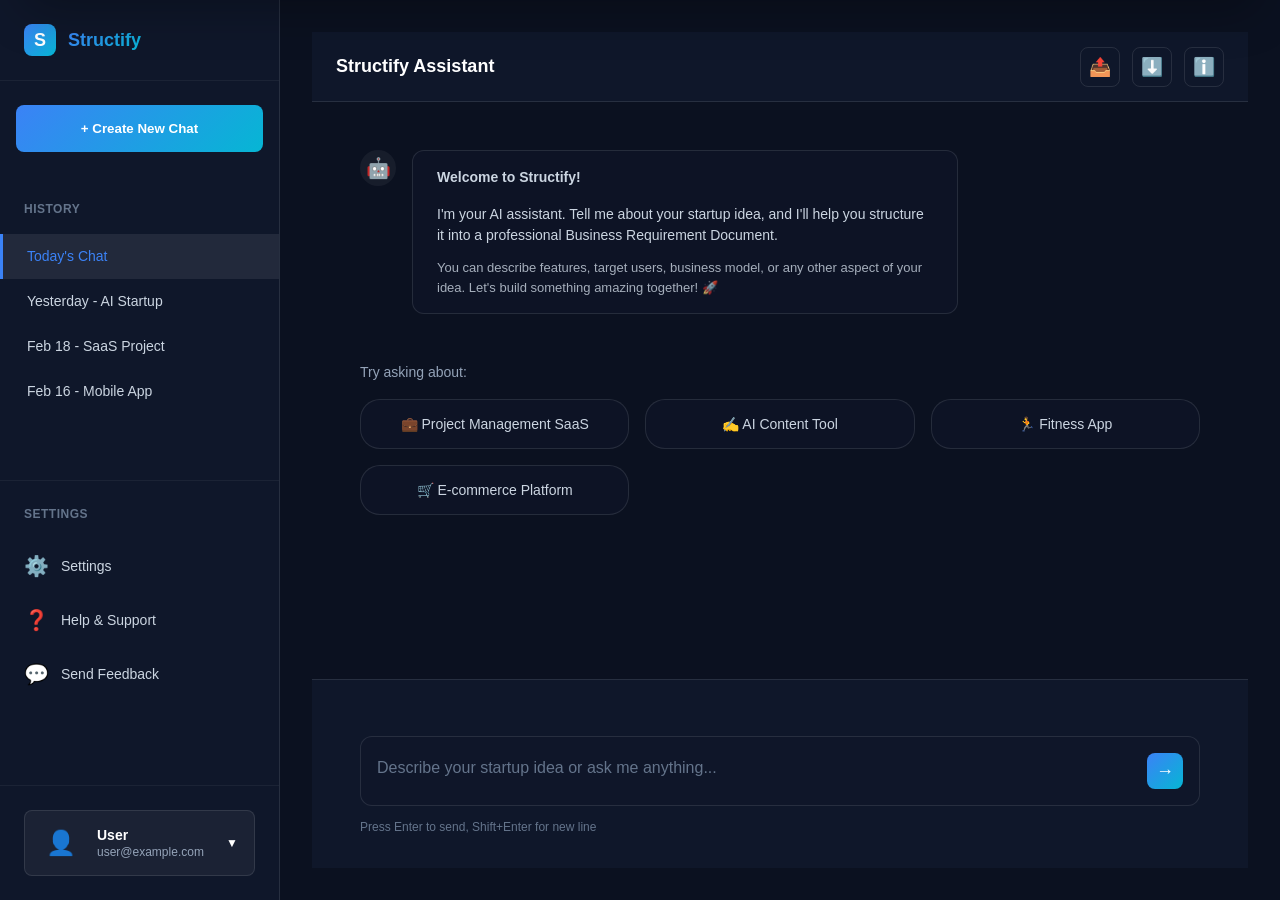
<file: Frontend/chat.html>
<!DOCTYPE html>
<html lang="en">
<head>
  <meta charset="UTF-8">
  <meta name="description" content="Structify Chat - Transform your startup ideas into professional Business Requirement Documents using AI">
  <meta name="viewport" content="width=device-width, initial-scale=1.0">
  <title>Chat | Structify - AI-Powered BRD Generation</title>
  <link rel="shortcut icon" href="favicon.ico" type="image/x-icon">
  <link rel="stylesheet" href="style.css">
</head>
<body class="chat-body">
  <!-- Main chat container -->
  <div class="chat-wrapper">
    
    <!-- ===== SIDEBAR SECTION ===== -->
    <aside class="sidebar" role="complementary" aria-label="Navigation sidebar">
      <div class="sidebar-header">
        <button class="sidebar-toggle" id="sidebarToggle" aria-label="Toggle sidebar" aria-expanded="true">
          <span class="toggle-icon" aria-hidden="true">☰</span>
        </button>
        <a href="chat.html" class="sidebar-logo" aria-label="Structify logo">
          <span class="logo-icon">S</span>
          <span class="logo-text">Structify</span>
        </a>
      </div>

      <!-- New Chat Button -->
      <button class="new-chat-btn" id="newChatBtn" aria-label="Start new chat">
        <span class="icon" aria-hidden="true">+ Create New Chat</span>
      </button>

      <!-- History Section -->
      <nav class="sidebar-section" aria-label="Chat history">
        <h2 class="sidebar-section-title">History</h2>
        <ul class="history-list" id="historyList">
          <li><a href="#" class="history-item active" data-chat-id="current">Today's Chat</a></li>
          <li><a href="#" class="history-item">Yesterday - AI Startup</a></li>
          <li><a href="#" class="history-item">Feb 18 - SaaS Project</a></li>
          <li><a href="#" class="history-item">Feb 16 - Mobile App</a></li>
        </ul>
      </nav>

      <!-- Settings Section -->
      <nav class="sidebar-section" aria-label="Menu options">
        <h2 class="sidebar-section-title">Settings</h2>
        <ul class="settings-list">
          <li><a href="#" class="settings-item" id="settingsBtn" aria-label="Open settings">
            <span class="icon" aria-hidden="true">⚙️</span>
            <span>Settings</span>
          </a></li>
          <li><a href="#" class="settings-item" id="helpBtn" aria-label="Get help">
            <span class="icon" aria-hidden="true">❓</span>
            <span>Help & Support</span>
          </a></li>
          <li><a href="#" class="settings-item" id="feedbackBtn" aria-label="Send feedback">
            <span class="icon" aria-hidden="true">💬</span>
            <span>Send Feedback</span>
          </a></li>
        </ul>
      </nav>

      <!-- User Profile Section -->
      <div class="sidebar-footer">
        <button class="user-profile-btn" id="userProfileBtn" aria-label="Open user profile menu" aria-expanded="false">
          <div class="user-avatar" aria-hidden="true">👤</div>
          <div class="user-info" id="userNameDisplay">
            <p class="user-name">User</p>
            <p class="user-email">user@example.com</p>
          </div>
          <span class="dropdown-icon" aria-hidden="true">▼</span>
        </button>
        <div class="user-menu" id="userMenu" style="display: none;">
          <a href="#" class="user-menu-item" id="profileBtn" aria-label="Edit profile">
            <span aria-hidden="true">👤</span> Profile
          </a>
          <a href="#" class="user-menu-item" id="accountBtn" aria-label="Account settings">
            <span aria-hidden="true">🔐</span> Account
          </a>
          <hr class="menu-divider">
          <a href="#" class="user-menu-item logout" id="logoutBtn" aria-label="Logout">
            <span aria-hidden="true">🚪</span> Logout
          </a>
        </div>
      </div>
    </aside>

    <!-- ===== MAIN CHAT SECTION ===== -->
    <div class="chat-main">
      
      <!-- ===== NAVBAR ===== -->
      <header class="chat-navbar" role="banner">
        <div class="navbar-left">
          <button class="mobile-sidebar-toggle" id="mobileSidebarToggle" aria-label="Toggle sidebar menu">
            <span aria-hidden="true">☰</span>
          </button>
          <h1 class="chat-title">Structify Assistant</h1>
        </div>
        
        <div class="navbar-right">
          <button class="icon-btn" id="shareBtn" aria-label="Share chat">
            <span aria-hidden="true">📤</span>
          </button>
          <button class="icon-btn" id="downloadBtn" aria-label="Download BRD">
            <span aria-hidden="true">⬇️</span>
          </button>
          <button class="icon-btn" id="infoBtn" aria-label="Chat information">
            <span aria-hidden="true">ℹ️</span>
          </button>
        </div>
      </header>

      <!-- ===== CHAT PANEL ===== -->
      <div class="chat-panel" role="main" aria-label="Chat conversation">
        
        <!-- Messages Container -->
        <div class="chat-messages" id="chatMessages" role="log" aria-label="Chat messages">
          
          <!-- AI Welcome Message -->
          <div class="message-group ai-message">
            <div class="message-avatar" aria-hidden="true">🤖</div>
            <div class="message-bubble ai">
              <p><strong>Welcome to Structify!</strong></p>
              <p>I'm your AI assistant. Tell me about your startup idea, and I'll help you structure it into a professional Business Requirement Document.</p>
              <p style="margin-top: 12px; font-size: 13px; opacity: 0.8;">You can describe features, target users, business model, or any other aspect of your idea. Let's build something amazing together! 🚀</p>
            </div>
          </div>

          <!-- Suggestions Container -->
          <div class="suggestions-container" id="suggestionsContainer">
            <p class="suggestions-label">Try asking about:</p>
            <div class="suggestions-grid">
              <button class="suggestion-pill" onclick="fillSuggestion('I need help building a project management SaaS tool')">
                💼 Project Management SaaS
              </button>
              <button class="suggestion-pill" onclick="fillSuggestion('I want to create an AI-powered content writing tool')">
                ✍️ AI Content Tool
              </button>
              <button class="suggestion-pill" onclick="fillSuggestion('Help me structure a mobile fitness app idea')">
                🏃 Fitness App
              </button>
              <button class="suggestion-pill" onclick="fillSuggestion('I need requirements for an e-commerce marketplace')">
                🛒 E-commerce Platform
              </button>
            </div>
          </div>

        </div>

        <!-- ===== INPUT SECTION ===== -->
        <div class="chat-input-section">
          <div class="chat-input-wrapper">
            <textarea
              id="userInput"
              class="chat-input"
              placeholder="Describe your startup idea or ask me anything..."
              rows="1"
              aria-label="Chat input"
              aria-describedby="inputHelp"
            ></textarea>
            <button class="chat-send-btn" id="sendBtn" aria-label="Send message">
              <span aria-hidden="true">→</span>
            </button>
          </div>
          <p class="input-help" id="inputHelp">Press Enter to send, Shift+Enter for new line</p>
        </div>
      </div>

    </div>

  </div>

  <!-- ===== MODALS ===== -->
  
  <!-- Settings Modal -->
  <div class="modal" id="settingsModal" role="dialog" aria-labelledby="settingsTitle" style="display: none;">
    <div class="modal-content">
      <div class="modal-header">
        <h2 id="settingsTitle">Settings</h2>
        <button class="modal-close" aria-label="Close settings">&times;</button>
      </div>
      <div class="modal-body">
        <div class="settings-group">
          <label for="darkModeToggle">
            <input type="checkbox" id="darkModeToggle" checked>
            <span>Dark Mode</span>
          </label>
        </div>
        <div class="settings-group">
          <label for="notificationsToggle">
            <input type="checkbox" id="notificationsToggle" checked>
            <span>Enable Notifications</span>
          </label>
        </div>
        <div class="settings-group">
          <label for="autoSaveToggle">
            <input type="checkbox" id="autoSaveToggle" checked>
            <span>Auto-save Chat</span>
          </label>
        </div>
      </div>
    </div>
  </div>

  <!-- Share Modal -->
  <div class="modal" id="shareModal" role="dialog" aria-labelledby="shareTitle" style="display: none;">
    <div class="modal-content">
      <div class="modal-header">
        <h2 id="shareTitle">Share Chat</h2>
        <button class="modal-close" aria-label="Close share dialog">&times;</button>
      </div>
      <div class="modal-body">
        <p>Share this chat with your team members:</p>
        <div class="share-options">
          <input type="text" id="shareLink" class="share-input" placeholder="Share link" readonly>
          <button class="btn btn-secondary" id="copyLinkBtn">Copy Link</button>
        </div>
      </div>
    </div>
  </div>

  <!-- Confirmation Modal for Logout -->
  <div class="modal" id="logoutConfirmModal" role="dialog" aria-labelledby="logoutTitle" style="display: none;">
    <div class="modal-content">
      <div class="modal-header">
        <h2 id="logoutTitle">Confirm Logout</h2>
        <button class="modal-close" aria-label="Close">&times;</button>
      </div>
      <div class="modal-body">
        <p>Are you sure you want to logout?</p>
      </div>
      <div class="modal-footer">
        <button class="btn btn-secondary" id="cancelLogoutBtn">Cancel</button>
        <button class="btn btn-primary" id="confirmLogoutBtn">Logout</button>
      </div>
    </div>
  </div>

  <!-- BRD Generation Modal -->
  <div class="modal" id="brdModal" role="dialog" aria-labelledby="brdTitle" style="display: none;">
    <div class="modal-content">
      <div class="modal-header">
        <h2 id="brdTitle">Generate Business Requirements Document</h2>
        <button class="modal-close" aria-label="Close BRD dialog">&times;</button>
      </div>
      <div class="modal-body">
        <p style="margin-bottom: 16px;">Select your preferred document format:</p>
        <div class="format-selector">
          <div class="format-option">
            <input type="radio" id="formatPDF" name="brdFormat" value="pdf" checked>
            <label for="formatPDF">
              <span class="format-icon">📄</span>
              <span class="format-name">PDF Document</span>
              <span class="format-desc">Professional formatted document (recommended)</span>
            </label>
          </div>
          <div class="format-option">
            <input type="radio" id="formatDOCX" name="brdFormat" value="docx">
            <label for="formatDOCX">
              <span class="format-icon">📝</span>
              <span class="format-name">Word Document</span>
              <span class="format-desc">Editable in Microsoft Word</span>
            </label>
          </div>
          <div class="format-option">
            <input type="radio" id="formatTXT" name="brdFormat" value="txt">
            <label for="formatTXT">
              <span class="format-icon">📋</span>
              <span class="format-name">Plain Text</span>
              <span class="format-desc">Simple text format</span>
            </label>
          </div>
          <div class="format-option">
            <input type="radio" id="formatImage" name="brdFormat" value="image">
            <label for="formatImage">
              <span class="format-icon">🖼️</span>
              <span class="format-name">Image (PNG)</span>
              <span class="format-desc">Visual representation</span>
            </label>
          </div>
        </div>
      </div>
      <div class="modal-footer">
        <button class="btn btn-secondary" id="cancelBrdBtn">Cancel</button>
        <button class="btn btn-primary" id="generateBrdBtn">Generate Document</button>
      </div>
    </div>
  </div>

  <!-- ===== PDF VIEWER ===== -->
  <div id="pdfViewerContainer" style="display:none; position:fixed; top:0; left:0; width:100%; height:100%; background:rgba(0,0,0,0.9); z-index:10000; flex-direction:column; justify-content:center;align-items:center;">
    <div style="position:relative; width:95%; height:95%; background:white; border-radius:8px; box-shadow:0 4px 20px rgba(0,0,0,0.3); display:flex; flex-direction:column;">
      <div style="padding:15px; background:#f0f0f0; border-bottom:1px solid #ddd; display:flex; justify-content:space-between; align-items:center;">
        <span style="font-weight:bold; color:#333;">PDF Preview</span>
        <button id="closePdfViewer" style="background:none; border:none; font-size:24px; cursor:pointer; color:#666;">&times;</button>
      </div>
      <iframe id="pdfViewer" style="flex:1; border:none; width:100%;"></iframe>
      <div style="padding:10px; background:#f0f0f0; border-top:1px solid #ddd; display:flex; gap:10px;">
        <button id="downloadFromViewer" class="btn btn-primary" style="flex:1; max-width:150px;">Download</button>
        <button id="closePdfViewerBtn" class="btn btn-secondary" style="flex:1; max-width:150px;">Close</button>
      </div>
    </div>
  </div>

  <!-- ===== SCRIPTS ===== -->
  <script src="config.js"></script>
  <script src="auth.js"></script>
  <script src="chat.js"></script>
</body>
</html>
</file>
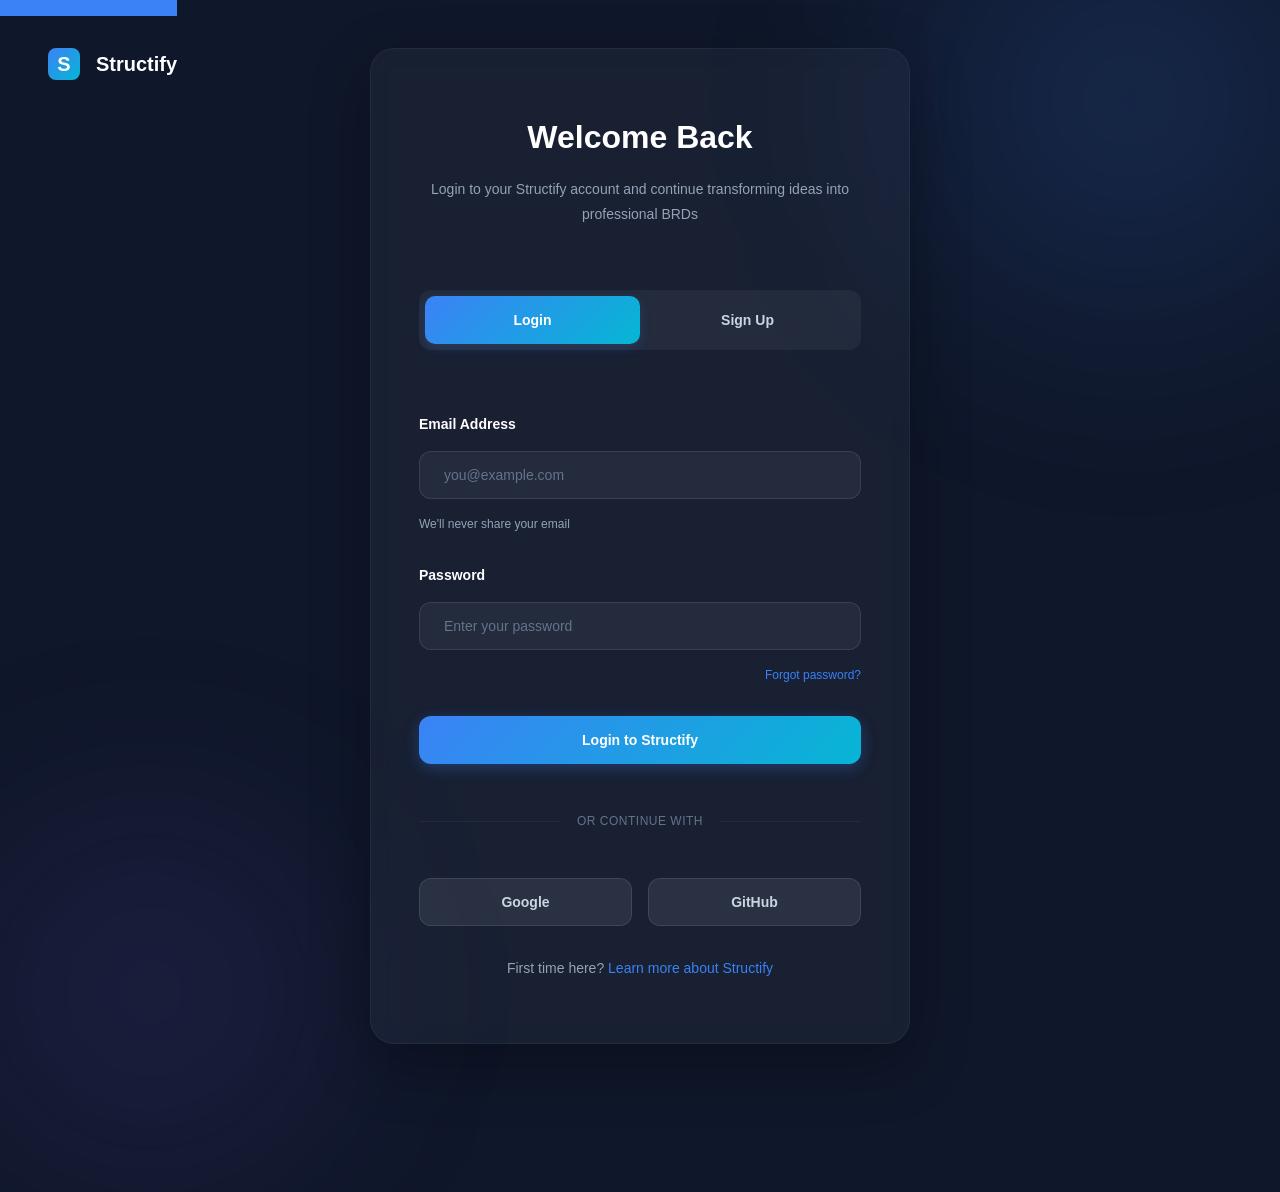
<file: Frontend/login.html>
<!DOCTYPE html>
<html lang="en">
<head>
  <meta charset="UTF-8">
  <meta name="description" content="Login or sign up for Structify to start transforming your ideas into professional specifications">
  <meta name="viewport" content="width=device-width, initial-scale=1.0">
  <title>Login | Structify - Transform Ideas Into Specifications</title>
  <link rel="shortcut icon" href="favicon.ico" type="image/x-icon">
  <link rel="stylesheet" href="style.css">
</head>
<body class="auth-body">
  <!-- Skip to main content -->
  <a href="#main" class="skip-link">Skip to main content</a>

  <!-- Decorative background elements -->
  <div class="auth-bg-gradient auth-bg-1" aria-hidden="true"></div>
  <div class="auth-bg-gradient auth-bg-2" aria-hidden="true"></div>

  <!-- Main content -->
  <main id="main" class="auth-main">
    <!-- Branding section -->
    <div class="auth-branding">
      <a href="index.html" class="auth-logo" aria-label="Back to Structify home">
        <span class="logo-icon" aria-hidden="true">S</span>
        <span>Structify</span>
      </a>
    </div>

    <!-- Auth container -->
    <div class="auth-container" role="region" aria-label="Authentication form">
      <div class="auth-header">
        <h1>Welcome Back</h1>
        <p>Login to your Structify account and continue transforming ideas into professional BRDs</p>
      </div>

      <!-- Form or tab container -->
      <div class="auth-tabs" role="tablist" aria-label="Login options">
        <button
          class="auth-tab-btn active"
          role="tab"
          aria-selected="true"
          aria-controls="login-panel"
          id="login-tab"
        >
          Login
        </button>
        <button
          class="auth-tab-btn"
          role="tab"
          aria-selected="false"
          aria-controls="signup-panel"
          id="signup-tab"
        >
          Sign Up
        </button>
      </div>

      <!-- Login panel -->
      <form id="login-panel" role="tabpanel" aria-labelledby="login-tab">
        <div class="form-group">
          <label for="login-email">Email Address</label>
          <input
            type="email"
            id="login-email"
            name="email"
            placeholder="you@example.com"
            required
            aria-required="true"
            aria-describedby="email-help"
          />
          <small id="email-help">We'll never share your email</small>
        </div>

        <div class="form-group">
          <label for="login-password">Password</label>
          <input
            type="password"
            id="login-password"
            name="password"
            placeholder="Enter your password"
            required
            aria-required="true"
          />
          <a href="#" class="forgot-password">Forgot password?</a>
        </div>

        <button type="submit" class="btn btn-primary btn-full" id="login-btn">
          Login to Structify
        </button>
      </form>

      <!-- Sign up panel (hidden by default) -->
      <form id="signup-panel" role="tabpanel" aria-labelledby="signup-tab" style="display: none;">
        <div class="form-group">
          <label for="signup-name">Full Name</label>
          <input
            type="text"
            id="signup-name"
            name="name"
            placeholder="John Doe"
            required
            aria-required="true"
          />
        </div>

        <div class="form-group">
          <label for="signup-email">Email Address</label>
          <input
            type="email"
            id="signup-email"
            name="email"
            placeholder="you@example.com"
            required
            aria-required="true"
          />
        </div>

        <div class="form-group">
          <label for="signup-password">Password</label>
          <input
            type="password"
            id="signup-password"
            name="password"
            placeholder="Create a strong password"
            required
            aria-required="true"
          />
        </div>

        <div class="form-checkbox">
          <input
            type="checkbox"
            id="terms"
            name="terms"
            required
            aria-required="true"
          />
          <label for="terms">
            I agree to the
            <a href="#">Terms of Service</a>
            and
            <a href="#">Privacy Policy</a>
          </label>
        </div>

        <button type="submit" class="btn btn-primary btn-full" id="signup-btn">
          Create Account
        </button>
      </form>

      <!-- Divider -->
      <div class="auth-divider">
        <span>or continue with</span>
      </div>

      <!-- Social login buttons -->
      <div class="social-buttons">
        <button class="btn btn-social" aria-label="Login with Google">
          <span aria-hidden="true">Google</span>
        </button>
        <button class="btn btn-social" aria-label="Login with GitHub">
          <span aria-hidden="true">GitHub</span>
        </button>
      </div>

      <!-- Footer text -->
      <div class="auth-footer">
        <p>First time here? <a href="index.html">Learn more about Structify</a></p>
      </div>
    </div>
  </main>

  <!-- Right side decoration (visible on larger screens) -->
  <aside class="auth-features" aria-label="Structify features">
    <div class="feature-item">
      <h3>🤖 AI-Powered</h3>
      <p>Advanced AI handles requirement clarification automatically</p>
    </div>
    <div class="feature-item">
      <h3>📄 Professional Documents</h3>
      <p>Generate export-ready BRDs in minutes, not weeks</p>
    </div>
    <div class="feature-item">
      <h3>✨ Collaboration Ready</h3>
      <p>Share and iterate with your team in real-time</p>
    </div>
  </aside>

  <script src="config.js"></script>
  <script src="auth.js" async></script>
</body>
</html>
</file>
<file: Frontend/style.css>
/* ===== CSS VARIABLES ===== */
:root {
  /* Color Palette - Premium SaaS */
  --primary: #3b82f6;
  --primary-dark: #1e40af;
  --primary-light: #60a5fa;
  --secondary: #06b6d4;
  --secondary-dark: #0891b2;
  --accent: #8b5cf6;
  --accent-light: #a78bfa;

  /* Backgrounds */
  --bg-dark: #0f172a;
  --bg-darker: #0b1120;
  --bg-card: rgba(15, 23, 42, 0.6);
  --bg-hover: rgba(255, 255, 255, 0.05);
  --bg-hover-strength: rgba(255, 255, 255, 0.08);

  /* Text Colors */
  --text-primary: #ffffff;
  --text-secondary: #cbd5e1;
  --text-tertiary: #94a3b8;
  --text-muted: #64748b;

  /* Borders & Shadows */
  --border-light: rgba(255, 255, 255, 0.1);
  --border-subtle: rgba(255, 255, 255, 0.05);
  --shadow-sm: 0 1px 2px rgba(0, 0, 0, 0.3);
  --shadow-md: 0 4px 12px rgba(0, 0, 0, 0.15);
  --shadow-lg: 0 20px 50px rgba(0, 0, 0, 0.3);
  --glow: 0 0 30px rgba(59, 130, 246, 0.3);

  /* Spacing */
  --spacing-xs: 0.5rem;
  --spacing-sm: 0.75rem;
  --spacing-md: 1rem;
  --spacing-lg: 1.5rem;
  --spacing-xl: 2rem;
  --spacing-2xl: 3rem;
  --spacing-3xl: 4rem;

  /* Typography */
  --font-family: -apple-system, BlinkMacSystemFont, 'Segoe UI', 'Roboto', 'Oxygen', 'Ubuntu', 'Cantarell', 'Fira Sans', 'Droid Sans', 'Helvetica Neue', sans-serif;
  --font-mono: 'Monaco', 'Courier New', monospace;
  --font-size-xs: 0.75rem;
  --font-size-sm: 0.875rem;
  --font-size-base: 1rem;
  --font-size-lg: 1.125rem;
  --font-size-xl: 1.25rem;
  --font-size-2xl: 1.5rem;
  --font-size-3xl: 2rem;
  --font-size-4xl: 2.5rem;
  --font-size-5xl: 3.5rem;

  --font-weight-normal: 400;
  --font-weight-medium: 500;
  --font-weight-semibold: 600;
  --font-weight-bold: 700;

  --line-height-tight: 1.25;
  --line-height-normal: 1.5;
  --line-height-relaxed: 1.75;

  /* Transition & Animation */
  --transition-fast: 150ms cubic-bezier(0.4, 0, 0.2, 1);
  --transition-base: 300ms cubic-bezier(0.4, 0, 0.2, 1);
  --transition-slow: 500ms cubic-bezier(0.4, 0, 0.2, 1);
  --transition-slowest: 800ms cubic-bezier(0.4, 0, 0.2, 1);
}

/* ===== GLOBAL RESET & BASE STYLES ===== */
* {
  margin: 0;
  padding: 0;
  box-sizing: border-box;
}

*:focus-visible {
  outline: 2px solid var(--primary);
  outline-offset: 2px;
}

html {
  scroll-behavior: smooth;
  -webkit-font-smoothing: antialiased;
  -moz-osx-font-smoothing: grayscale;
}

body {
  font-family: var(--font-family);
  background: var(--bg-dark);
  color: var(--text-primary);
  line-height: var(--line-height-normal);
  overflow-x: hidden;
  font-size: var(--font-size-base);
}

img {
  max-width: 100%;
  height: auto;
  display: block;
}

a {
  text-decoration: none;
  color: inherit;
  transition: color var(--transition-fast);
}

/* Skip to main content link - accessibility */
.skip-link {
  position: absolute;
  top: -40px;
  left: 0;
  background: var(--primary);
  color: white;
  padding: var(--spacing-md);
  text-decoration: none;
  z-index: 100;
}

.skip-link:focus {
  top: 0;
}

/* ===== NAVIGATION BAR ===== */
.navbar {
  position: fixed;
  width: 100%;
  top: 0;
  left: 0;
  right: 0;
  padding: var(--spacing-lg) var(--spacing-xl);
  display: flex;
  justify-content: center;
  align-items: center;
  background: rgba(15, 23, 42, 0.7);
  backdrop-filter: blur(16px);
  border-bottom: 1px solid var(--border-subtle);
  z-index: 1000;
  transition: background var(--transition-base);
}

.navbar.scrolled {
  background: rgba(15, 23, 42, 0.95);
  box-shadow: var(--shadow-md);
}

.navbar-wrapper {
  display: flex;
  justify-content: space-between;
  align-items: center;
  width: 100%;
  max-width: 1400px;
  padding: 0 var(--spacing-xl);
}

.logo {
  display: flex;
  align-items: center;
  gap: var(--spacing-md);
  font-size: var(--font-size-xl);
  font-weight: var(--font-weight-bold);
  letter-spacing: -0.5px;
  cursor: pointer;
  transition: transform var(--transition-fast);
}

.logo:hover {
  transform: translateY(-2px);
}

.logo-img {
  height: 32px;
  width: auto;
  object-fit: contain;
  border-radius: 8px;
}

.logo-text {
  background: linear-gradient(135deg, var(--primary), var(--secondary));
  -webkit-background-clip: text;
  -webkit-text-fill-color: transparent;
  background-clip: text;
  font-weight: var(--font-weight-bold);
}

.nav-menu {
  display: flex;
  align-items: center;
  gap: var(--spacing-2xl);
}

.nav-link {
  color: var(--text-secondary);
  font-size: var(--font-size-sm);
  font-weight: var(--font-weight-medium);
  position: relative;
  padding: var(--spacing-xs) 0;
  transition: color var(--transition-fast);
}

.nav-link::after {
  content: '';
  position: absolute;
  bottom: -4px;
  left: 0;
  width: 0;
  height: 2px;
  background: linear-gradient(90deg, var(--primary), var(--secondary));
  transition: width var(--transition-base);
}

.nav-link:hover {
  color: var(--text-primary);
}

.nav-link:hover::after {
  width: 100%;
}

.nav-btn {
  padding: var(--spacing-sm) var(--spacing-lg);
  border-radius: 20px;
  border: none;
  background: linear-gradient(135deg, var(--primary), var(--secondary));
  color: white;
  font-weight: var(--font-weight-semibold);
  font-size: var(--font-size-sm);
  cursor: pointer;
  transition: all var(--transition-base);
  position: relative;
  overflow: hidden;
  box-shadow: 0 4px 15px rgba(59, 130, 246, 0.3);
}

.nav-btn:hover {
  transform: translateY(-2px);
  box-shadow: 0 6px 25px rgba(59, 130, 246, 0.4);
}

.nav-btn:active {
  transform: translateY(0);
}

/* ===== HERO SECTION ===== */
.hero {
  position: relative;
  min-height: 100vh;
  display: flex;
  align-items: center;
  justify-content: center;
  padding: var(--spacing-3xl) var(--spacing-xl);
  margin-top: 60px;
  overflow: hidden;
}

.hero-gradient,
.hero-bg {
  position: absolute;
  border-radius: 50%;
  filter: blur(100px);
  animation: float var(--transition-slowest) infinite alternate;
}

.hero-gradient-1 {
  width: 400px;
  height: 400px;
  background: radial-gradient(circle, rgba(59, 130, 246, 0.4), transparent);
  top: -100px;
  right: 10%;
  animation-delay: 0s;
}

.hero-gradient-2 {
  width: 300px;
  height: 300px;
  background: radial-gradient(circle, rgba(139, 92, 246, 0.3), transparent);
  bottom: -50px;
  left: 5%;
  animation-delay: 2s;
}

.hero-bg {
  width: 500px;
  height: 500px;
  background: radial-gradient(circle, rgba(6, 182, 212, 0.2), transparent);
  top: 50%;
  left: 50%;
  transform: translate(-50%, -50%);
  animation-delay: 4s;
}

.hero-content {
  position: relative;
  z-index: 2;
  max-width: 800px;
  text-align: center;
  animation: fadeInUp 1s ease-out forwards;
}

.hero-title {
  font-size: var(--font-size-5xl);
  font-weight: var(--font-weight-bold);
  line-height: var(--line-height-tight);
  margin-bottom: var(--spacing-xl);
  letter-spacing: -1px;
}

.gradient-text {
  background: linear-gradient(135deg, var(--primary), var(--secondary));
  -webkit-background-clip: text;
  -webkit-text-fill-color: transparent;
  background-clip: text;
  animation: gradientShift 3s ease-in-out infinite;
}

.gradient-text-alt {
  background: linear-gradient(135deg, var(--secondary), var(--accent));
  -webkit-background-clip: text;
  -webkit-text-fill-color: transparent;
  background-clip: text;
  animation: gradientShift 3s ease-in-out infinite 0.5s;
}

.hero-subtitle {
  font-size: var(--font-size-lg);
  color: var(--text-tertiary);
  margin-bottom: var(--spacing-2xl);
  line-height: var(--line-height-relaxed);
  max-width: 600px;
  margin-left: auto;
  margin-right: auto;
}

.hero-buttons {
  display: flex;
  gap: var(--spacing-lg);
  justify-content: center;
  flex-wrap: wrap;
  margin-bottom: var(--spacing-3xl);
}

.hero-features {
  display: flex;
  gap: var(--spacing-lg);
  justify-content: center;
  flex-wrap: wrap;
  margin-top: var(--spacing-2xl);
}

.feature-badge {
  padding: var(--spacing-sm) var(--spacing-lg);
  background: var(--bg-hover-strength);
  border: 1px solid var(--border-light);
  border-radius: 20px;
  font-size: var(--font-size-sm);
  color: var(--text-secondary);
  animation: slideUp 0.8s ease-out forwards;
  animation-fill-mode: both;
}

.feature-badge:nth-child(2) {
  animation-delay: 0.1s;
}

.feature-badge:nth-child(3) {
  animation-delay: 0.2s;
}

/* ===== FEATURES SECTION ===== */
.features {
  position: relative;
  padding: var(--spacing-3xl) var(--spacing-xl);
  background: linear-gradient(180deg, transparent, rgba(59, 130, 246, 0.05));
}

.section-container {
  max-width: 1200px;
  margin: 0 auto;
}

.section-header {
  text-align: center;
  margin-bottom: var(--spacing-3xl);
}

.section-title {
  font-size: var(--font-size-4xl);
  font-weight: var(--font-weight-bold);
  margin-bottom: var(--spacing-md);
  line-height: var(--line-height-tight);
}

.section-subtitle {
  font-size: var(--font-size-lg);
  color: var(--text-tertiary);
  max-width: 600px;
  margin: 0 auto;
}

.feature-grid {
  display: grid;
  grid-template-columns: repeat(auto-fit, minmax(320px, 1fr));
  gap: var(--spacing-2xl);
  margin: 0 auto;
}

.feature-card {
  position: relative;
  padding: var(--spacing-2xl);
  background: rgba(255, 255, 255, 0.04);
  border: 1px solid var(--border-subtle);
  border-radius: 20px;
  backdrop-filter: blur(10px);
  transition: all var(--transition-base);
  cursor: pointer;
  overflow: hidden;
  animation: fadeInUp 0.8s ease-out forwards;
  animation-fill-mode: both;
}

.feature-card:nth-child(2) {
  animation-delay: 0.1s;
}

.feature-card:nth-child(3) {
  animation-delay: 0.2s;
}

.feature-card::before {
  content: '';
  position: absolute;
  top: 0;
  left: 0;
  right: 0;
  bottom: 0;
  background: linear-gradient(135deg, rgba(59, 130, 246, 0.1), transparent);
  opacity: 0;
  transition: opacity var(--transition-base);
}

.feature-card:hover::before {
  opacity: 1;
}

.feature-card:hover {
  transform: translateY(-8px);
  background: rgba(255, 255, 255, 0.06);
  border-color: var(--border-light);
  box-shadow: 0 20px 40px rgba(59, 130, 246, 0.15);
}

.feature-icon {
  font-size: var(--font-size-4xl);
  margin-bottom: var(--spacing-lg);
  display: inline-block;
}

.feature-card h3 {
  font-size: var(--font-size-xl);
  font-weight: var(--font-weight-bold);
  margin-bottom: var(--spacing-md);
  color: var(--text-primary);
}

.feature-card p {
  color: var(--text-tertiary);
  line-height: var(--line-height-relaxed);
  margin-bottom: var(--spacing-lg);
}

.feature-link {
  color: var(--primary);
  font-weight: var(--font-weight-semibold);
  display: inline-flex;
  align-items: center;
  gap: var(--spacing-xs);
  transition: gap var(--transition-fast);
}

.feature-link:hover {
  gap: var(--spacing-md);
}

/* ===== WORKFLOW SECTION ===== */
.workflow {
  position: relative;
  padding: var(--spacing-3xl) var(--spacing-xl);
}

.steps-container {
  position: relative;
  max-width: 1000px;
  margin: 0 auto;
}

.workflow-line {
  position: absolute;
  top: 70px;
  left: 0;
  right: 0;
  height: 2px;
  background: linear-gradient(90deg, var(--primary), var(--secondary), var(--accent));
  opacity: 0.3;
  z-index: 0;
}

.steps-container {
  display: grid;
  grid-template-columns: repeat(auto-fit, minmax(280px, 1fr));
  gap: var(--spacing-2xl);
  position: relative;
}

.step {
  position: relative;
  padding: var(--spacing-2xl);
  text-align: center;
  animation: fadeInUp 0.8s ease-out forwards;
  animation-fill-mode: both;
  cursor: pointer;
  transition: all var(--transition-base);
}

.step:nth-child(2) {
  animation-delay: 0.1s;
}

.step:nth-child(3) {
  animation-delay: 0.2s;
}

.step:hover {
  transform: translateY(-4px);
}

.step-number {
  font-size: var(--font-size-5xl);
  font-weight: var(--font-weight-bold);
  background: linear-gradient(135deg, var(--primary), var(--secondary));
  -webkit-background-clip: text;
  -webkit-text-fill-color: transparent;
  background-clip: text;
  margin-bottom: var(--spacing-lg);
  display: block;
}

.step-content h3 {
  font-size: var(--font-size-xl);
  font-weight: var(--font-weight-bold);
  margin-bottom: var(--spacing-md);
}

.step-content p {
  color: var(--text-tertiary);
  line-height: var(--line-height-relaxed);
}

/* ===== CTA SECTION ===== */
.cta {
  position: relative;
  padding: var(--spacing-3xl) var(--spacing-xl);
  text-align: center;
  overflow: hidden;
}

.cta::before {
  content: '';
  position: absolute;
  inset: 0;
  background: linear-gradient(135deg, rgba(59, 130, 246, 0.1), rgba(139, 92, 246, 0.1));
  z-index: 0;
}

.cta-gradient-left {
  position: absolute;
  width: 400px;
  height: 400px;
  background: radial-gradient(circle, rgba(59, 130, 246, 0.2), transparent);
  bottom: -100px;
  left: -150px;
  border-radius: 50%;
  filter: blur(80px);
  animation: float 8s infinite alternate;
}

.cta-gradient-right {
  position: absolute;
  width: 300px;
  height: 300px;
  background: radial-gradient(circle, rgba(139, 92, 246, 0.2), transparent);
  top: -50px;
  right: -100px;
  border-radius: 50%;
  filter: blur(80px);
  animation: float 8s infinite alternate 2s;
}

.cta-content {
  position: relative;
  z-index: 1;
  max-width: 700px;
  margin: 0 auto;
}

.cta h2 {
  font-size: var(--font-size-4xl);
  font-weight: var(--font-weight-bold);
  margin-bottom: var(--spacing-lg);
  line-height: var(--line-height-tight);
}

.cta p {
  font-size: var(--font-size-lg);
  color: var(--text-tertiary);
  margin-bottom: var(--spacing-2xl);
}

/* ===== FOOTER ===== */
.footer {
  border-top: 1px solid var(--border-subtle);
  background: linear-gradient(180deg, transparent, rgba(59, 130, 246, 0.05));
  padding: var(--spacing-3xl) var(--spacing-xl);
}

.footer-content {
  max-width: 1200px;
  margin: 0 auto;
  display: grid;
  grid-template-columns: repeat(auto-fit, minmax(250px, 1fr));
  gap: var(--spacing-2xl);
  text-align: center;
}

.footer-section h3 {
  font-size: var(--font-size-lg);
  font-weight: var(--font-weight-bold);
  margin-bottom: var(--spacing-md);
}

.footer-section p {
  color: var(--text-tertiary);
  line-height: var(--line-height-relaxed);
}

.footer-links {
  display: flex;
  gap: var(--spacing-lg);
  justify-content: center;
  flex-wrap: wrap;
}

.footer-links a {
  color: var(--text-tertiary);
  transition: color var(--transition-fast);
}

.footer-links a:hover {
  color: var(--primary);
}

.footer-bottom {
  margin-top: var(--spacing-2xl);
  padding-top: var(--spacing-2xl);
  border-top: 1px solid var(--border-subtle);
  color: var(--text-muted);
  font-size: var(--font-size-sm);
}

/* ===== ANIMATIONS ===== */
@keyframes fadeInUp {
  from {
    opacity: 0;
    transform: translateY(30px);
  }
  to {
    opacity: 1;
    transform: translateY(0);
  }
}

@keyframes slideUp {
  from {
    opacity: 0;
    transform: translateY(20px);
  }
  to {
    opacity: 1;
    transform: translateY(0);
  }
}

@keyframes float {
  from {
    transform: translateY(-20px);
  }
  to {
    transform: translateY(20px);
  }
}

@keyframes gradientShift {
  0%, 100% {
    opacity: 1;
  }
  50% {
    opacity: 0.85;
  }
}

@keyframes pulse {
  0%, 100% {
    opacity: 1;
  }
  50% {
    opacity: 0.7;
  }
}

/* ===== RESPONSIVE DESIGN ===== */
@media (max-width: 1024px) {
  .navbar-wrapper {
    padding: 0 var(--spacing-lg);
  }

  .nav-menu {
    gap: var(--spacing-lg);
  }

  .hero-title {
    font-size: var(--font-size-4xl);
  }

  .section-title {
    font-size: var(--font-size-3xl);
  }

  .auth-features {
    display: none;
  }
}

@media (max-width: 768px) {
  .navbar {
    padding: var(--spacing-md) var(--spacing-lg);
  }

  .navbar-wrapper {
    padding: 0;
  }

  .nav-menu {
    gap: var(--spacing-lg);
  }

  .nav-link {
    font-size: var(--font-size-xs);
  }

  .hero {
    margin-top: 80px;
    padding: var(--spacing-xl) var(--spacing-md);
  }

  .hero-title {
    font-size: var(--font-size-3xl);
    margin-bottom: var(--spacing-lg);
  }

  .hero-subtitle {
    font-size: var(--font-size-base);
    margin-bottom: var(--spacing-lg);
  }

  .hero-buttons {
    flex-direction: column;
    gap: var(--spacing-md);
  }

  .btn {
    width: 100%;
  }

  .feature-grid {
    grid-template-columns: 1fr;
    gap: var(--spacing-lg);
  }

  .steps-container {
    grid-template-columns: 1fr;
    gap: var(--spacing-lg);
  }

  .workflow-line {
    display: none;
  }

  .feature-badge {
    font-size: var(--font-size-xs);
  }

  .hero-features {
    flex-direction: column;
    gap: var(--spacing-md);
  }

  .section-title {
    font-size: var(--font-size-2xl);
  }

  .section-subtitle {
    font-size: var(--font-size-base);
  }

  .cta h2 {
    font-size: var(--font-size-2xl);
  }

  .cta p {
    font-size: var(--font-size-base);
  }

  .message-bubble {
    max-width: 90%;
  }

  .suggestions-grid {
    grid-template-columns: 1fr;
  }

  .social-buttons {
    flex-direction: column;
  }

  .footer-content {
    grid-template-columns: 1fr;
  }

  .chat-header-content {
    flex-direction: column;
    align-items: flex-start;
  }
}

@media (max-width: 480px) {
  :root {
    --spacing-xl: 1.5rem;
    --spacing-2xl: 2rem;
    --spacing-3xl: 2.5rem;
  }

  .navbar {
    padding: var(--spacing-md);
  }

  .logo-text {
    display: none;
  }

  .hero-title {
    font-size: var(--font-size-2xl);
  }

  .hero-subtitle {
    font-size: var(--font-size-sm);
  }

  .button {
    font-size: var(--font-size-xs);
  }

  .auth-container {
    margin: var(--spacing-lg);
    max-width: none;
  }

  .feature-card {
    padding: var(--spacing-lg);
  }

  .chat-wrapper {
    padding: 0;
  }

  .chat-container {
    border-radius: 16px;
  }
}

/* ===== UTILITY CLASSES ===== */
.hidden {
  display: none;
}

.sr-only {
  position: absolute;
  width: 1px;
  height: 1px;
  padding: 0;
  margin: -1px;
  overflow: hidden;
  clip: rect(0, 0, 0, 0);
  white-space: nowrap;
  border-width: 0;
}

.container {
  max-width: 1200px;
  margin: 0 auto;
  padding: 0 var(--spacing-xl);
}
/* ===== BUTTONS ===== */
.btn {
  display: inline-flex;
  align-items: center;
  justify-content: center;
  gap: var(--spacing-xs);
  padding: var(--spacing-sm) var(--spacing-lg);
  border: none;
  border-radius: 12px;
  font-size: var(--font-size-sm);
  font-weight: var(--font-weight-semibold);
  cursor: pointer;
  transition: all var(--transition-base);
  position: relative;
  overflow: hidden;
}

.btn:disabled {
  opacity: 0.6;
  cursor: not-allowed;
}

.btn-primary {
  background: linear-gradient(135deg, var(--primary), var(--secondary));
  color: white;
  box-shadow: 0 4px 15px rgba(59, 130, 246, 0.3);
}

.btn-primary:hover:not(:disabled) {
  transform: translateY(-2px);
  box-shadow: 0 8px 30px rgba(59, 130, 246, 0.4);
}

.btn-primary:active:not(:disabled) {
  transform: translateY(0);
}

.btn-secondary {
  background: transparent;
  color: var(--text-secondary);
  border: 1px solid var(--border-light);
}

.btn-secondary:hover:not(:disabled) {
  background: var(--bg-hover-strength);
  color: var(--text-primary);
  border-color: var(--primary);
}

.btn-large {
  padding: var(--spacing-md) var(--spacing-2xl);
  font-size: var(--font-size-base);
}

.btn-full {
  width: 100%;
  padding: var(--spacing-md) var(--spacing-lg);
  height: 48px;
  font-size: var(--font-size-sm);
  box-sizing: border-box;
  display: flex;
  align-items: center;
  justify-content: center;
}

.btn-icon {
  font-size: 1.2em;
  line-height: 1;
}

.btn-social {
  background: var(--bg-hover-strength);
  color: var(--text-secondary);
  border: 1px solid var(--border-light);
  flex: 1;
  height: 48px;
  font-size: var(--font-size-sm);
  box-sizing: border-box;
}

.btn-social:hover {
  background: var(--bg-hover);
  color: var(--text-primary);
  border-color: var(--primary);
  transform: translateY(-2px);
  box-shadow: 0 4px 12px rgba(59, 130, 246, 0.2);
}

.btn-social:active {
  transform: translateY(0);
}

/* Button ripple effect */
.btn::before {
  content: '';
  position: absolute;
  top: 50%;
  left: 50%;
  width: 0;
  height: 0;
  background: rgba(255, 255, 255, 0.2);
  border-radius: 50%;
  transform: translate(-50%, -50%);
  transition: width 0.6s, height 0.6s;
}

.btn:active::before {
  width: 300px;
  height: 300px;
}
/* ===== CHAT INTERFACE ===== */
.chat-body {
  background: var(--bg-dark);
  display: flex;
  flex-direction: column;
  height: 100vh;
  overflow: hidden;
}

.chat-header {
  background: rgba(15, 23, 42, 0.7);
  backdrop-filter: blur(16px);
  border-bottom: 1px solid var(--border-subtle);
  padding: var(--spacing-lg) var(--spacing-xl);
  box-shadow: var(--shadow-sm);
}

.chat-header-content {
  max-width: 1200px;
  margin: 0 auto;
  display: flex;
  align-items: center;
  gap: var(--spacing-lg);
}

.chat-back-button {
  display: inline-flex;
  align-items: center;
  gap: var(--spacing-xs);
  padding: var(--spacing-sm) var(--spacing-md);
  color: var(--text-secondary);
  background: var(--bg-hover);
  border-radius: 8px;
  transition: all var(--transition-fast);
  font-size: var(--font-size-sm);
  font-weight: var(--font-weight-medium);
}

.chat-back-button:hover {
  background: var(--bg-hover-strength);
  color: var(--text-primary);
}

.chat-title h1 {
  font-size: var(--font-size-2xl);
  font-weight: var(--font-weight-bold);
  margin-bottom: var(--spacing-xs);
}

.chat-subtitle {
  color: var(--text-tertiary);
  font-size: var(--font-size-sm);
}

.chat-main {
  flex: 1;
  display: flex;
  flex-direction: column;
  padding: var(--spacing-xl);
  overflow: hidden;
}

.chat-section {
  flex: 1;
  display: flex;
  justify-content: center;
  overflow: hidden;
}

/* ===== REMOVED CONFLICTING CHAT-WRAPPER (see correct definition below) ===== */

.chat-messages {
  display: flex;
  flex-direction: column;
  gap: var(--spacing-lg);
}

.message-group {
  display: flex;
  gap: var(--spacing-md);
  align-items: flex-start;
  animation: fadeInUp 0.5s ease-out forwards;
}

.message-group.ai-message {
  justify-content: flex-start;
}

.message-group.user-message {
  justify-content: flex-start;
}

.message-avatar {
  font-size: var(--font-size-2xl);
  width: 40px;
  height: 40px;
  display: flex;
  align-items: center;
  justify-content: center;
  background: var(--bg-hover);
  border-radius: 50%;
  flex-shrink: 0;
}

.message-bubble {
  max-width: 70%;
  padding: var(--spacing-md) var(--spacing-lg);
  border-radius: 16px;
  font-size: var(--font-size-sm);
  line-height: var(--line-height-relaxed);
  animation: slideUp 0.4s ease-out forwards;
}

.message-bubble.ai {
  background: rgba(255, 255, 255, 0.06);
  color: var(--text-secondary);
  border: 1px solid var(--border-subtle);
}

.message-bubble.user {
  background: linear-gradient(135deg, var(--primary), var(--secondary));
  color: white;
  border: none;
  box-shadow: 0 4px 12px rgba(59, 130, 246, 0.3);
}

.message-bubble p {
  margin-bottom: var(--spacing-sm);
}

.message-bubble p:last-child {
  margin-bottom: 0;
}

.message-features {
  list-style: none;
  margin: var(--spacing-sm) 0;
  padding-left: var(--spacing-lg);
}

.message-features li {
  margin-bottom: var(--spacing-xs);
  position: relative;
  padding-left: var(--spacing-md);
}

.message-features li::before {
  content: '•';
  position: absolute;
  left: 0;
  color: var(--primary);
  font-weight: bold;
}

.message-cta {
  margin-top: var(--spacing-md) !important;
  font-weight: var(--font-weight-semibold);
}

.message-time {
  font-size: var(--font-size-xs);
  color: var(--text-muted);
  margin-top: var(--spacing-xs);
  display: block;
}

.chat-suggestions {
  padding: var(--spacing-lg) 0;
  text-align: center;
  animation: fadeInUp 0.8s ease-out forwards;
}

.suggestions-title {
  color: var(--text-secondary);
  font-size: var(--font-size-sm);
  font-weight: var(--font-weight-medium);
  margin-bottom: var(--spacing-md);
}

.suggestions-grid {
  display: grid;
  grid-template-columns: repeat(auto-fit, minmax(200px, 1fr));
  gap: var(--spacing-md);
}

.suggestion-pill {
  padding: var(--spacing-sm) var(--spacing-lg);
  background: rgba(255, 255, 255, 0.05);
  border: 1px solid var(--border-light);
  border-radius: 20px;
  color: var(--text-secondary);
  font-size: var(--font-size-sm);
  cursor: pointer;
  transition: all var(--transition-base);
  font-weight: var(--font-weight-medium);
}

.suggestion-pill:hover {
  background: var(--bg-hover-strength);
  color: var(--text-primary);
  border-color: var(--primary);
  transform: translateY(-2px);
}

.chat-input-wrapper {
  padding: var(--spacing-lg) 0;
  border-top: 1px solid var(--border-subtle);
  margin-top: var(--spacing-lg);
}

.chat-input {
  display: flex;
  gap: var(--spacing-md);
  margin-bottom: var(--spacing-sm);
}

.chat-input-field {
  flex: 1;
  padding: var(--spacing-md) var(--spacing-lg);
  background: rgba(255, 255, 255, 0.05);
  border: 1px solid var(--border-light);
  border-radius: 12px;
  color: var(--text-primary);
  font-size: var(--font-size-sm);
  transition: all var(--transition-fast);
  font-family: var(--font-family);
}

.chat-input-field:focus {
  background: rgba(255, 255, 255, 0.08);
  border-color: var(--primary);
  box-shadow: 0 0 0 3px rgba(59, 130, 246, 0.1);
}

.chat-input-field::placeholder {
  color: var(--text-muted);
}

.chat-send-btn {
  padding: var(--spacing-md) var(--spacing-lg);
  background: linear-gradient(135deg, var(--primary), var(--secondary));
  color: white;
  border: none;
  border-radius: 12px;
  font-weight: var(--font-weight-semibold);
  cursor: pointer;
  transition: all var(--transition-base);
  display: flex;
  align-items: center;
  gap: var(--spacing-xs);
}

.chat-send-btn:hover {
  transform: translateY(-2px);
  box-shadow: 0 6px 20px rgba(59, 130, 246, 0.3);
}

.chat-send-btn:active {
  transform: translateY(0);
}

.chat-hint {
  font-size: var(--font-size-xs);
  color: var(--text-muted);
  text-align: center;
}

.chat-footer {
  text-align: center;
  padding: var(--spacing-lg);
  color: var(--text-muted);
  font-size: var(--font-size-xs);
  border-top: 1px solid var(--border-subtle);
}
/* ===== AUTHENTICATION PAGE ===== */
.auth-body {
  display: flex;
  min-height: 100vh;
  width: 100%;
  background: var(--bg-dark);
  position: relative;
  overflow-x: hidden;
  overflow-y: auto;
}

.auth-bg-gradient {
  position: absolute;
  border-radius: 50%;
  filter: blur(100px);
  animation: float 8s infinite alternate;
}

.auth-bg-1 {
  width: 500px;
  height: 500px;
  background: radial-gradient(circle, rgba(59, 130, 246, 0.2), transparent);
  top: -150px;
  right: -100px;
}

.auth-bg-2 {
  width: 400px;
  height: 400px;
  background: radial-gradient(circle, rgba(139, 92, 246, 0.15), transparent);
  bottom: -100px;
  left: -50px;
  animation-delay: 2s;
}

.auth-main {
  flex: 1;
  display: flex;
  flex-direction: column;
  align-items: center;
  justify-content: center;
  padding: var(--spacing-2xl);
  position: relative;
  z-index: 1;
  min-width: 0;
}

.auth-branding {
  position: absolute;
  top: var(--spacing-2xl);
  left: var(--spacing-2xl);
}

.auth-logo {
  display: flex;
  align-items: center;
  gap: var(--spacing-md);
  font-size: var(--font-size-xl);
  font-weight: var(--font-weight-bold);
  color: var(--text-primary);
  transition: transform var(--transition-fast);
}

.auth-logo:hover {
  transform: translateY(-2px);
}

.logo-icon {
  width: 40px;
  height: 40px;
  display: flex;
  align-items: center;
  justify-content: center;
  background: linear-gradient(135deg, var(--primary), var(--secondary));
  border-radius: 10px;
  font-weight: var(--font-weight-bold);
  color: white;
}

.auth-container {
  width: 100%;
  max-width: 540px;
  min-width: 320px;
  padding: var(--spacing-3xl) var(--spacing-2xl);
  background: rgba(255, 255, 255, 0.04);
  border: 1px solid var(--border-subtle);
  border-radius: 24px;
  backdrop-filter: blur(10px);
  animation: fadeInUp 0.8s ease-out;
  box-shadow: 0 20px 60px rgba(0, 0, 0, 0.3);
}

.auth-header {
  text-align: center;
  margin-bottom: var(--spacing-3xl);
}

.auth-header h1 {
  font-size: var(--font-size-3xl);
  font-weight: var(--font-weight-bold);
  margin-bottom: var(--spacing-md);
}

.auth-header p {
  color: var(--text-tertiary);
  line-height: var(--line-height-relaxed);
  font-size: var(--font-size-sm);
}

.auth-tabs {
  display: flex;
  gap: 0;
  margin-bottom: var(--spacing-3xl);
  background: var(--bg-hover);
  padding: 6px;
  border-radius: 12px;
}

.auth-tab-btn {
  flex: 1;
  padding: var(--spacing-md) var(--spacing-lg);
  background: transparent;
  color: var(--text-secondary);
  border: none;
  border-radius: 10px;
  cursor: pointer;
  font-weight: var(--font-weight-semibold);
  transition: all var(--transition-fast);
  font-size: var(--font-size-sm);
}

.auth-tab-btn.active {
  background: linear-gradient(135deg, var(--primary), var(--secondary));
  color: white;
  box-shadow: 0 4px 12px rgba(59, 130, 246, 0.2);
}

.auth-tab-btn:hover:not(.active) {
  color: var(--text-primary);
}

form {
  display: flex;
  flex-direction: column;
  gap: var(--spacing-xl);
  width: 100%;
}

.form-group {
  display: flex;
  flex-direction: column;
  gap: var(--spacing-md);
}

.form-group label {
  font-size: var(--font-size-sm);
  font-weight: var(--font-weight-semibold);
  color: var(--text-primary);
}

.form-group input {
  padding: var(--spacing-md) var(--spacing-lg);
  background: rgba(255, 255, 255, 0.05);
  border: 1px solid var(--border-light);
  border-radius: 12px;
  color: var(--text-primary);
  font-size: var(--font-size-sm);
  transition: all var(--transition-fast);
  font-family: var(--font-family);
  height: 48px;
}

.form-group input:focus {
  background: rgba(255, 255, 255, 0.08);
  border-color: var(--primary);
  box-shadow: 0 0 0 3px rgba(59, 130, 246, 0.1);
}

.form-group input::placeholder {
  color: var(--text-muted);
}

.form-group small {
  font-size: var(--font-size-xs);
  color: var(--text-tertiary);
}

/* Form field error styling */
.form-group input.input-error {
  border-color: #ef4444;
  background: rgba(239, 68, 68, 0.05);
}

.form-group input.input-error:focus {
  box-shadow: 0 0 0 3px rgba(239, 68, 68, 0.1);
}

/* Error message styling */
.field-error {
  font-size: var(--font-size-xs);
  color: #ef4444;
  margin-top: 6px;
  animation: slideInError 0.3s ease-out;
  display: flex;
  align-items: center;
  gap: 6px;
}

.field-error::before {
  content: '⚠️';
  font-size: 14px;
}

/* General form error (at top) */
.form-error.general-error {
  background: rgba(239, 68, 68, 0.1);
  border: 1px solid rgba(239, 68, 68, 0.3);
  border-radius: 12px;
  padding: 12px 16px;
  margin-bottom: 20px;
  display: flex;
  align-items: center;
  gap: 10px;
  animation: slideInError 0.3s ease-out;
  color: #ef4444;
  font-weight: var(--font-weight-medium);
  font-size: var(--font-size-sm);
}

.error-icon {
  font-size: 18px;
  flex-shrink: 0;
}

.error-text {
  flex: 1;
}

/* Loading state for button */
.btn.loading {
  opacity: 0.8;
  pointer-events: none;
}

.btn.loading span {
  margin-right: 6px;
}

/* Spinner animation */
.spinner {
  display: inline-block;
  width: 14px;
  height: 14px;
  border: 2px solid rgba(255, 255, 255, 0.3);
  border-top-color: white;
  border-radius: 50%;
  animation: spin 0.8s linear infinite;
}

@keyframes spin {
  to { transform: rotate(360deg); }
}

/* Success notification */
.success-notification {
  position: fixed;
  bottom: 20px;
  right: 20px;
  background: linear-gradient(135deg, #10b981, #059669);
  color: white;
  padding: 16px 20px;
  border-radius: 12px;
  display: flex;
  align-items: center;
  gap: 12px;
  font-weight: var(--font-weight-medium);
  z-index: 10000;
  opacity: 0;
  transform: translateY(100px) translateX(0);
  transition: all 0.3s cubic-bezier(0.4, 0, 0.2, 1);
  box-shadow: 0 10px 30px rgba(16, 185, 129, 0.3);
}

.success-notification.show {
  opacity: 1;
  transform: translateY(0) translateX(0);
}

.success-icon {
  font-size: 20px;
  font-weight: bold;
}

.success-text {
  font-size: var(--font-size-sm);
}

/* Form group focused state */
.form-group.focused label {
  color: var(--primary);
}

/* Animations */
@keyframes slideInError {
  from {
    opacity: 0;
    transform: translateY(-10px);
  }
  to {
    opacity: 1;
    transform: translateY(0);
  }
}

.forgot-password {
  align-self: flex-end;
  font-size: var(--font-size-xs);
  color: var(--primary);
  transition: color var(--transition-fast);
}

.forgot-password:hover {
  color: var(--primary-light);
}

.form-checkbox {
  display: flex;
  align-items: flex-start;
  gap: var(--spacing-md);
  font-size: var(--font-size-sm);
  color: var(--text-secondary);
  padding: var(--spacing-md) 0;
}

.form-checkbox input {
  margin-top: 6px;
  cursor: pointer;
  width: 20px;
  height: 20px;
}

.form-checkbox a {
  color: var(--primary);
  transition: color var(--transition-fast);
}

.form-checkbox a:hover {
  color: var(--primary-light);
}

.auth-divider {
  display: flex;
  align-items: center;
  gap: var(--spacing-md);
  color: var(--text-muted);
  font-size: var(--font-size-xs);
  margin: var(--spacing-2xl) 0;
  text-transform: uppercase;
  letter-spacing: 0.5px;
}

.auth-divider::before,
.auth-divider::after {
  content: '';
  flex: 1;
  height: 1px;
  background: var(--border-subtle);
}

.social-buttons {
  display: flex;
  gap: var(--spacing-md);
  margin-bottom: var(--spacing-xl);
  width: 100%;
}

.auth-footer {
  text-align: center;
  color: var(--text-tertiary);
  font-size: var(--font-size-sm);
  margin-top: var(--spacing-lg);
}

.auth-footer a {
  color: var(--primary);
  transition: color var(--transition-fast);
}

.auth-footer a:hover {
  color: var(--primary-light);
}

.auth-features {
  flex: 1;
  display: none;
  flex-direction: column;
  justify-content: center;
  padding: var(--spacing-3xl);
  position: relative;
  z-index: 1;
}

.feature-item {
  margin-bottom: var(--spacing-2xl);
  animation: slideUp 0.8s ease-out forwards;
  animation-fill-mode: both;
}

.feature-item:nth-child(2) {
  animation-delay: 0.1s;
}

.feature-item:nth-child(3) {
  animation-delay: 0.2s;
}

.feature-item h3 {
  font-size: var(--font-size-lg);
  font-weight: var(--font-weight-bold);
  margin-bottom: var(--spacing-md);
}

.feature-item p {
  color: var(--text-tertiary);
  line-height: var(--line-height-relaxed);
}

/* ===== CHAT INTERFACE STYLES ===== */

/* Chat Body */
.chat-body {
  background: var(--bg-darker);
  color: var(--text-primary);
}

/* Main Chat Wrapper */
.chat-wrapper {
  display: flex;
  height: 100vh;
  width: 100%;
  overflow: hidden;
}

/* ===== SIDEBAR ===== */
.sidebar {
  width: 280px;
  background: var(--bg-dark);
  border-right: 1px solid var(--border-light);
  display: flex;
  flex-direction: column;
  transition: transform var(--transition-base), width var(--transition-base);
  z-index: 100;
}

.sidebar.collapsed {
  width: 64px;
}

.sidebar.collapsed .logo-text,
.sidebar.collapsed .sidebar-section-title,
.sidebar.collapsed .user-info {
  display: none;
}

.sidebar-header {
  display: flex;
  align-items: center;
  gap: var(--spacing-sm);
  padding: var(--spacing-lg);
  border-bottom: 1px solid var(--border-subtle);
}

.sidebar-toggle {
  display: none;
  background: none;
  border: none;
  color: var(--text-primary);
  cursor: pointer;
  font-size: 1.25rem;
  transition: color var(--transition-fast);
}

.sidebar-toggle:hover {
  color: var(--primary);
}

.sidebar-logo {
  display: flex;
  align-items: center;
  gap: var(--spacing-sm);
  color: var(--primary);
  text-decoration: none;
  font-weight: var(--font-weight-bold);
  font-size: var(--font-size-lg);
  transition: color var(--transition-fast);
}

.sidebar-logo:hover {
  color: var(--primary-light);
}

.logo-icon {
  width: 32px;
  height: 32px;
  display: flex;
  align-items: center;
  justify-content: center;
  background: linear-gradient(135deg, var(--primary), var(--secondary));
  border-radius: 8px;
  font-weight: var(--font-weight-bold);
}

.logo-text {
  white-space: nowrap;
}

/* New Chat Button */
.new-chat-btn {
  margin: var(--spacing-lg) var(--spacing-md);
  padding: var(--spacing-md);
  background: linear-gradient(135deg, var(--primary), var(--secondary));
  color: white;
  border: none;
  border-radius: 8px;
  font-weight: var(--font-weight-semibold);
  cursor: pointer;
  transition: all var(--transition-fast);
  white-space: nowrap;
}

.new-chat-btn:hover {
  transform: translateY(-2px);
  box-shadow: 0 8px 16px rgba(59, 130, 246, 0.3);
}

.new-chat-btn:active {
  transform: translateY(0);
}

/* Sidebar Sections */
.sidebar-section {
  flex: 1;
  overflow-y: auto;
  padding: var(--spacing-lg) 0;
  border-bottom: 1px solid var(--border-subtle);
}

.sidebar-section:last-of-type {
  border-bottom: none;
}

.sidebar-section-title {
  font-size: var(--font-size-xs);
  font-weight: var(--font-weight-bold);
  text-transform: uppercase;
  color: var(--text-muted);
  letter-spacing: 0.5px;
  padding: 0 var(--spacing-lg);
  margin-bottom: var(--spacing-md);
}

/* History List */
.history-list {
  list-style: none;
}

.history-item {
  display: block;
  width: 100%;
  padding: var(--spacing-sm) var(--spacing-lg);
  color: var(--text-secondary);
  text-decoration: none;
  font-size: var(--font-size-sm);
  transition: all var(--transition-fast);
  border-left: 3px solid transparent;
}

.history-item:hover {
  color: var(--text-primary);
  background: var(--bg-hover);
}

.history-item.active {
  color: var(--primary);
  background: var(--bg-hover-strength);
  border-left-color: var(--primary);
}

/* Settings List */
.settings-list {
  list-style: none;
}

.settings-item {
  display: flex;
  align-items: center;
  gap: var(--spacing-sm);
  padding: var(--spacing-sm) var(--spacing-lg);
  color: var(--text-secondary);
  text-decoration: none;
  font-size: var(--font-size-sm);
  transition: all var(--transition-fast);
}

.settings-item:hover {
  color: var(--text-primary);
  background: var(--bg-hover);
}

.settings-item .icon {
  font-size: 1.25rem;
}

/* Sidebar Footer */
.sidebar-footer {
  padding: var(--spacing-lg);
  border-top: 1px solid var(--border-subtle);
}

.user-profile-btn {
  width: 100%;
  display: flex;
  align-items: center;
  gap: var(--spacing-md);
  padding: var(--spacing-md);
  background: var(--bg-hover);
  border: 1px solid var(--border-light);
  border-radius: 8px;
  color: var(--text-primary);
  cursor: pointer;
  transition: all var(--transition-fast);
}

.user-profile-btn:hover {
  background: var(--bg-hover-strength);
  border-color: var(--primary);
}

.user-avatar {
  font-size: 1.5rem;
  min-width: 40px;
  display: flex;
  align-items: center;
  justify-content: center;
}

.user-info {
  flex: 1;
  text-align: left;
}

.user-name {
  font-weight: var(--font-weight-semibold);
  font-size: var(--font-size-sm);
  margin-bottom: 2px;
}

.user-email {
  font-size: var(--font-size-xs);
  color: var(--text-tertiary);
}

.dropdown-icon {
  font-size: 0.75rem;
  transition: transform var(--transition-fast);
}

.user-menu {
  position: absolute;
  bottom: 100%;
  left: var(--spacing-lg);
  right: var(--spacing-lg);
  margin-bottom: var(--spacing-sm);
  background: var(--bg-card);
  border: 1px solid var(--border-light);
  border-radius: 8px;
  box-shadow: var(--shadow-lg);
  overflow: hidden;
  display: flex !important;
  flex-direction: column;
}

.user-menu-item {
  display: flex;
  align-items: center;
  gap: var(--spacing-sm);
  padding: var(--spacing-md);
  color: var(--text-secondary);
  text-decoration: none;
  transition: all var(--transition-fast);
  border: none;
  background: none;
  cursor: pointer;
  font-size: var(--font-size-sm);
}

.user-menu-item:hover {
  background: var(--bg-hover);
  color: var(--text-primary);
}

.user-menu-item.logout {
  color: #ef4444;
}

.user-menu-item.logout:hover {
  background: rgba(239, 68, 68, 0.1);
}

.menu-divider {
  border: none;
  height: 1px;
  background: var(--border-subtle);
  margin: 0;
}

/* ===== MAIN CHAT SECTION ===== */
.chat-main {
  flex: 1;
  display: flex;
  flex-direction: column;
  background: var(--bg-darker);
}

/* Chat Navbar */
.chat-navbar {
  display: flex;
  align-items: center;
  justify-content: space-between;
  padding: var(--spacing-lg);
  border-bottom: 1px solid var(--border-light);
  background: var(--bg-dark);
  height: 70px;
}

.navbar-left {
  display: flex;
  align-items: center;
  gap: var(--spacing-lg);
}

.mobile-sidebar-toggle {
  display: none;
  background: none;
  border: none;
  color: var(--text-primary);
  cursor: pointer;
  font-size: 1.25rem;
  transition: color var(--transition-fast);
}

.mobile-sidebar-toggle:hover {
  color: var(--primary);
}

.chat-title {
  font-size: var(--font-size-lg);
  font-weight: var(--font-weight-semibold);
}

.navbar-right {
  display: flex;
  align-items: center;
  gap: var(--spacing-sm);
}

.icon-btn {
  width: 40px;
  height: 40px;
  display: flex;
  align-items: center;
  justify-content: center;
  background: none;
  border: 1px solid var(--border-light);
  border-radius: 8px;
  color: var(--text-secondary);
  cursor: pointer;
  font-size: 1.125rem;
  transition: all var(--transition-fast);
}

.icon-btn:hover {
  background: var(--bg-hover);
  color: var(--primary);
  border-color: var(--primary);
}

/* Chat Panel */
.chat-panel {
  flex: 1;
  display: flex;
  flex-direction: column;
  overflow: hidden;
}

.chat-messages {
  flex: 1;
  overflow-y: auto;
  padding: var(--spacing-2xl);
  display: flex;
  flex-direction: column;
  gap: var(--spacing-lg);
}

.chat-messages::-webkit-scrollbar {
  width: 8px;
}

.chat-messages::-webkit-scrollbar-track {
  background: transparent;
}

.chat-messages::-webkit-scrollbar-thumb {
  background: var(--border-light);
  border-radius: 4px;
}

.chat-messages::-webkit-scrollbar-thumb:hover {
  background: var(--primary);
}

/* Message Groups */
.message-group {
  display: flex;
  gap: var(--spacing-md);
  animation: fadeInUp 0.35s ease-out;
}

.message-group.user-message {
  /* User messages on extreme left */
  flex-direction: row;
}

.message-avatar {
  min-width: 36px;
  width: 36px;
  height: 36px;
  display: flex;
  align-items: center;
  justify-content: center;
  border-radius: 50%;
  font-size: 1.25rem;
  background: var(--bg-hover);
}

/* Message Bubbles */
.message-bubble {
  max-width: 65%;
  padding: var(--spacing-md) var(--spacing-lg);
  border-radius: 12px;
  word-wrap: break-word;
}

.message-bubble.ai {
  background: var(--bg-card);
  border: 1px solid var(--border-light);
  color: var(--text-secondary);
}

.message-bubble.user {
  background: linear-gradient(135deg, var(--primary), var(--secondary));
  color: white;
}

.message-bubble p {
  margin: 0;
  line-height: var(--line-height-normal);
}

.message-bubble p + p {
  margin-top: var(--spacing-md);
}

.message-features,
.response-list {
  margin: var(--spacing-md) 0 0 0;
  padding-left: var(--spacing-lg);
  list-style: none;
}

.message-features li,
.response-list li {
  margin: var(--spacing-sm) 0;
  padding-left: var(--spacing-md);
  position: relative;
}

.message-features li::before,
.response-list li::before {
  content: '✓';
  position: absolute;
  left: 0;
  color: var(--secondary);
}

/* Typing Indicator */
.typing-indicator {
  display: flex;
  gap: 4px;
  height: 16px;
}

.typing-indicator .dot {
  width: 8px;
  height: 8px;
  border-radius: 50%;
  background: var(--text-tertiary);
  animation: typing 1.4s infinite;
}

.typing-indicator .dot:nth-child(2) {
  animation-delay: 0.2s;
}

.typing-indicator .dot:nth-child(3) {
  animation-delay: 0.4s;
}

@keyframes typing {
  0%, 60%, 100% {
    opacity: 0.5;
    transform: translateY(0);
  }
  30% {
    opacity: 1;
    transform: translateY(-10px);
  }
}

/* Suggestions Container */
.suggestions-container {
  display: flex;
  flex-direction: column;
  gap: var(--spacing-md);
  margin-top: var(--spacing-lg);
  animation: fadeInUp 0.5s ease-out;
}

.suggestions-label {
  font-size: var(--font-size-sm);
  color: var(--text-tertiary);
  margin: 0;
}

.suggestions-grid {
  display: grid;
  grid-template-columns: repeat(auto-fit, minmax(200px, 1fr));
  gap: var(--spacing-md);
}

.suggestion-pill {
  padding: var(--spacing-md) var(--spacing-lg);
  background: var(--bg-card);
  border: 1px solid var(--border-light);
  border-radius: 20px;
  color: var(--text-secondary);
  cursor: pointer;
  transition: all var(--transition-fast);
  font-size: var(--font-size-sm);
  white-space: nowrap;
  text-align: center;
}

.suggestion-pill:hover {
  border-color: var(--primary);
  color: var(--primary);
  background: var(--bg-hover);
  transform: translateY(-2px);
}

/* Chat Input Section */
.chat-input-section {
  padding: var(--spacing-xl) var(--spacing-2xl);
  background: var(--bg-dark);
  border-top: 1px solid var(--border-light);
}

.chat-input-wrapper {
  display: flex;
  gap: var(--spacing-md);
  align-items: flex-end;
  background: var(--bg-card);
  border: 1px solid var(--border-light);
  border-radius: 12px;
  padding: var(--spacing-md);
  transition: all var(--transition-fast);
}

.chat-input-wrapper:focus-within {
  border-color: var(--primary);
  box-shadow: 0 0 0 3px rgba(59, 130, 246, 0.1);
}

.chat-input {
  flex: 1;
  background: none;
  border: none;
  color: var(--text-primary);
  resize: none;
  max-height: 120px;
  font-family: var(--font-family);
  font-size: var(--font-size-base);
  outline: none;
}

.chat-input::placeholder {
  color: var(--text-muted);
}

.chat-send-btn {
  display: flex;
  align-items: center;
  justify-content: center;
  width: 36px;
  height: 36px;
  background: linear-gradient(135deg, var(--primary), var(--secondary));
  border: none;
  border-radius: 8px;
  color: white;
  cursor: pointer;
  font-size: 1.125rem;
  transition: all var(--transition-fast);
  padding: 0;
}

.chat-send-btn:hover {
  transform: translateY(-2px);
  box-shadow: 0 4px 12px rgba(59, 130, 246, 0.3);
}

.chat-send-btn:active {
  transform: translateY(0);
}

.input-help {
  font-size: var(--font-size-xs);
  color: var(--text-muted);
  margin-top: var(--spacing-sm);
  margin-bottom: 0;
}

/* ===== MODALS ===== */
.modal {
  position: fixed;
  top: 0;
  left: 0;
  width: 100%;
  height: 100%;
  background: rgba(0, 0, 0, 0.7);
  display: none;
  flex-direction: column;
  align-items: center;
  justify-content: center;
  z-index: 1000;
  animation: fadeInModal 0.3s ease-out;
}

@keyframes fadeInModal {
  from {
    opacity: 0;
  }
  to {
    opacity: 1;
  }
}

.modal-content {
  background: var(--bg-dark);
  border: 1px solid var(--border-light);
  border-radius: 12px;
  width: 90%;
  max-width: 500px;
  max-height: 90vh;
  overflow-y: auto;
  box-shadow: var(--shadow-lg);
  animation: slideUpModal 0.3s ease-out;
}

@keyframes slideUpModal {
  from {
    transform: translateY(20px);
    opacity: 0;
  }
  to {
    transform: translateY(0);
    opacity: 1;
  }
}

.modal-header {
  display: flex;
  justify-content: space-between;
  align-items: center;
  padding: var(--spacing-xl);
  border-bottom: 1px solid var(--border-subtle);
}

.modal-header h2 {
  font-size: var(--font-size-lg);
  margin: 0;
}

.modal-close {
  background: none;
  border: none;
  color: var(--text-secondary);
  cursor: pointer;
  font-size: 1.5rem;
  transition: color var(--transition-fast);
  padding: 0;
  width: 32px;
  height: 32px;
  display: flex;
  align-items: center;
  justify-content: center;
}

.modal-close:hover {
  color: var(--primary);
}

.modal-body {
  padding: var(--spacing-xl);
}

.modal-footer {
  display: flex;
  gap: var(--spacing-md);
  padding: var(--spacing-xl);
  border-top: 1px solid var(--border-subtle);
}

.modal-footer .btn {
  flex: 1;
}

/* Settings Group */
.settings-group {
  margin-bottom: var(--spacing-lg);
}

.settings-group label {
  display: flex;
  align-items: center;
  gap: var(--spacing-md);
  cursor: pointer;
  transition: color var(--transition-fast);
}

.settings-group label:hover {
  color: var(--primary);
}

.settings-group input[type="checkbox"] {
  width: 20px;
  height: 20px;
  cursor: pointer;
}

/* Share Options */
.share-options {
  display: flex;
  gap: var(--spacing-md);
}

.share-input {
  flex: 1;
  padding: var(--spacing-md);
  background: var(--bg-darker);
  border: 1px solid var(--border-light);
  border-radius: 8px;
  color: var(--text-primary);
  font-family: var(--font-mono);
  font-size: var(--font-size-sm);
}

.share-input:focus {
  border-color: var(--primary);
  outline: none;
  box-shadow: 0 0 0 3px rgba(59, 130, 246, 0.1);
}

/* Notifications */
.notification {
  position: fixed;
  bottom: 20px;
  right: 20px;
  display: flex;
  align-items: center;
  gap: var(--spacing-md);
  padding: var(--spacing-md) var(--spacing-lg);
  background: var(--bg-card);
  border: 1px solid var(--border-light);
  border-radius: 8px;
  color: var(--text-primary);
  box-shadow: var(--shadow-lg);
  animation: slideUp 0.3s ease-out;
  z-index: 1001;
  min-width: 300px;
}

.notification.notification-success {
  border-color: #10b981;
}

.notification.notification-error {
  border-color: #ef4444;
}

.notification.notification-info {
  border-color: var(--primary);
}

.notification-icon {
  font-weight: var(--font-weight-bold);
  font-size: 1.125rem;
}

.notification.notification-success .notification-icon {
  color: #10b981;
}

.notification.notification-error .notification-icon {
  color: #ef4444;
}

.notification.notification-info .notification-icon {
  color: var(--primary);
}

/* ===== FORM ERROR STYLES ===== */
.form-error {
  display: flex;
  align-items: center;
  gap: var(--spacing-sm);
  padding: var(--spacing-md);
  background: rgba(239, 68, 68, 0.1);
  border: 1px solid rgba(239, 68, 68, 0.3);
  border-radius: 8px;
  color: #fecaca;
  font-size: var(--font-size-sm);
  margin-bottom: var(--spacing-md);
  animation: slideDown 0.3s ease-out;
}

.error-icon {
  font-size: 1.125rem;
}

.field-error {
  color: #fecaca;
  font-size: var(--font-size-xs);
  margin-top: var(--spacing-xs);
}

.input-error {
  border-color: #ef4444 !important;
  background: rgba(239, 68, 68, 0.05) !important;
}

/* Success Notification */
.success-notification {
  position: fixed;
  top: 20px;
  right: 20px;
  display: flex;
  align-items: center;
  gap: var(--spacing-md);
  padding: var(--spacing-md) var(--spacing-lg);
  background: var(--bg-card);
  border: 1px solid #10b981;
  border-radius: 8px;
  color: #d1fae5;
  box-shadow: var(--shadow-lg);
  opacity: 0;
  transition: opacity var(--transition-fast);
  z-index: 1001;
}

.success-notification.show {
  opacity: 1;
}

.success-icon {
  color: #10b981;
  font-weight: var(--font-weight-bold);
  font-size: 1.125rem;
}

/* Loading Spinner */
.spinner {
  display: inline-block;
  width: 16px;
  height: 16px;
  border: 2px solid rgba(255, 255, 255, 0.3);
  border-top: 2px solid white;
  border-radius: 50%;
  animation: spin 0.8s linear infinite;
  margin-right: 6px;
}

@keyframes spin {
  to {
    transform: rotate(360deg);
  }
}

/* Button loading state */
.btn.loading {
  opacity: 0.8;
  pointer-events: none;
}

.btn.loading .spinner {
  animation: spin 0.8s linear infinite;
}

/* Form animations */
@keyframes slideDown {
  from {
    opacity: 0;
    transform: translateY(-10px);
  }
  to {
    opacity: 1;
    transform: translateY(0);
  }
}

@keyframes slideInError {
  from {
    opacity: 0;
    transform: translateX(-10px);
  }
  to {
    opacity: 1;
    transform: translateX(0);
  }
}

/* ===== RESPONSIVE STYLES ===== */
@media (max-width: 1024px) {
  .sidebar {
    width: 240px;
  }

  .chat-messages {
    padding: var(--spacing-lg);
  }

  .suggestions-grid {
    grid-template-columns: 1fr;
  }

  .message-bubble {
    max-width: 80%;
  }

  .auth-container {
    max-width: 520px;
  }
}

@media (max-width: 768px) {
  .auth-branding {
    position: static;
    margin-bottom: var(--spacing-xl);
  }

  .auth-container {
    max-width: 100%;
    margin: 0 var(--spacing-lg);
  }

  .auth-features {
    display: none;
  }

  .sidebar {
    position: absolute;
    left: 0;
    top: 0;
    height: 100vh;
    width: 280px;
    transform: translateX(-100%);
    transition: transform var(--transition-base);
    z-index: 99;
    box-shadow: var(--shadow-lg);
  }

  .sidebar.mobile-open {
    transform: translateX(0);
  }

  .sidebar.collapsed {
    width: 280px;
  }

  .sidebar.collapsed .logo-text,
  .sidebar.collapsed .sidebar-section-title {
    display: block;
  }

  .mobile-sidebar-toggle {
    display: flex;
  }

  .sidebar-toggle {
    display: flex;
  }

  .chat-messages {
    padding: var(--spacing-md);
  }

  .message-bubble {
    max-width: 85%;
  }

  .suggestions-grid {
    grid-template-columns: 1fr;
  }

  .chat-input-wrapper {
    flex-wrap: wrap;
  }

  .notification {
    right: 10px;
    left: 10px;
    min-width: unset;
    max-width: calc(100% - 20px);
  }

  .modal-content {
    width: 95%;
  }

  .navbar-right {
    gap: var(--spacing-xs);
  }

  .icon-btn {
    width: 36px;
    height: 36px;
    font-size: 1rem;
  }
}

@media (max-width: 480px) {
  .auth-container {
    padding: var(--spacing-2xl) var(--spacing-lg);
    margin: 0 var(--spacing-md);
    max-width: 100%;
  }

  .auth-branding {
    position: absolute;
    top: var(--spacing-lg);
    left: var(--spacing-lg);
  }

  .auth-logo {
    font-size: var(--font-size-lg);
  }

  .auth-header h1 {
    font-size: var(--font-size-2xl);
  }

  .auth-header p {
    font-size: var(--font-size-xs);
  }

  .auth-tab-btn {
    font-size: var(--font-size-xs);
    padding: var(--spacing-sm) var(--spacing-md);
  }

  .form-group {
    gap: var(--spacing-sm);
  }

  .form-group label {
    font-size: var(--font-size-xs);
  }

  .form-group input {
    padding: var(--spacing-md);
    font-size: var(--font-size-xs);
  }

  .btn-full,
  .btn-social {
    height: 44px;
    font-size: var(--font-size-xs);
  }

  .forgot-password {
    font-size: var(--font-size-xs);
  }

  .chat-navbar {
    padding: var(--spacing-md);
    height: 60px;
  }

  .chat-title {
    font-size: var(--font-size-base);
  }

  .message-bubble {
    max-width: 90%;
    padding: var(--spacing-sm) var(--spacing-md);
  }

  .suggestions-grid {
    grid-template-columns: 1fr;
  }

  .suggestion-pill {
    white-space: normal;
  }

  .chat-input-section {
    padding: var(--spacing-md);
  }

  .input-help {
    display: none;
  }

  .navbar-right {
    gap: 2px;
  }

  .icon-btn {
    width: 32px;
    height: 32px;
    font-size: 0.9rem;
  }
}

/* =============================
   BRD FORMAT SELECTOR
============================= */

.format-selector {
  display: flex;
  flex-direction: column;
  gap: var(--spacing-md);
  margin: var(--spacing-lg) 0;
}

.format-option {
  position: relative;
  display: flex;
  align-items: flex-start;
}

.format-option input[type="radio"] {
  position: absolute;
  opacity: 0;
  cursor: pointer;
  width: 100%;
  height: 100%;
  top: 0;
  left: 0;
  z-index: 1;
}

.format-option label {
  display: flex;
  align-items: flex-start;
  gap: var(--spacing-md);
  padding: var(--spacing-md) var(--spacing-lg);
  border: 2px solid var(--border-subtle);
  border-radius: 8px;
  cursor: pointer;
  transition: all var(--transition-fast);
  width: 100%;
  background: var(--bg-input);
}

.format-option input[type="radio"]:checked + label {
  border-color: var(--primary);
  background: rgba(16, 185, 129, 0.05);
}

.format-option:hover label {
  border-color: var(--primary-light);
}

.format-icon {
  font-size: 1.5rem;
  display: flex;
  align-items: center;
  justify-content: center;
  min-width: 32px;
  height: 32px;
}

.format-name {
  display: block;
  font-weight: 500;
  color: var(--text-primary);
  margin-bottom: 4px;
}

.format-desc {
  display: block;
  font-size: 0.85rem;
  color: var(--text-secondary);
}

.format-option label > div {
  flex: 1;
}
</file>
